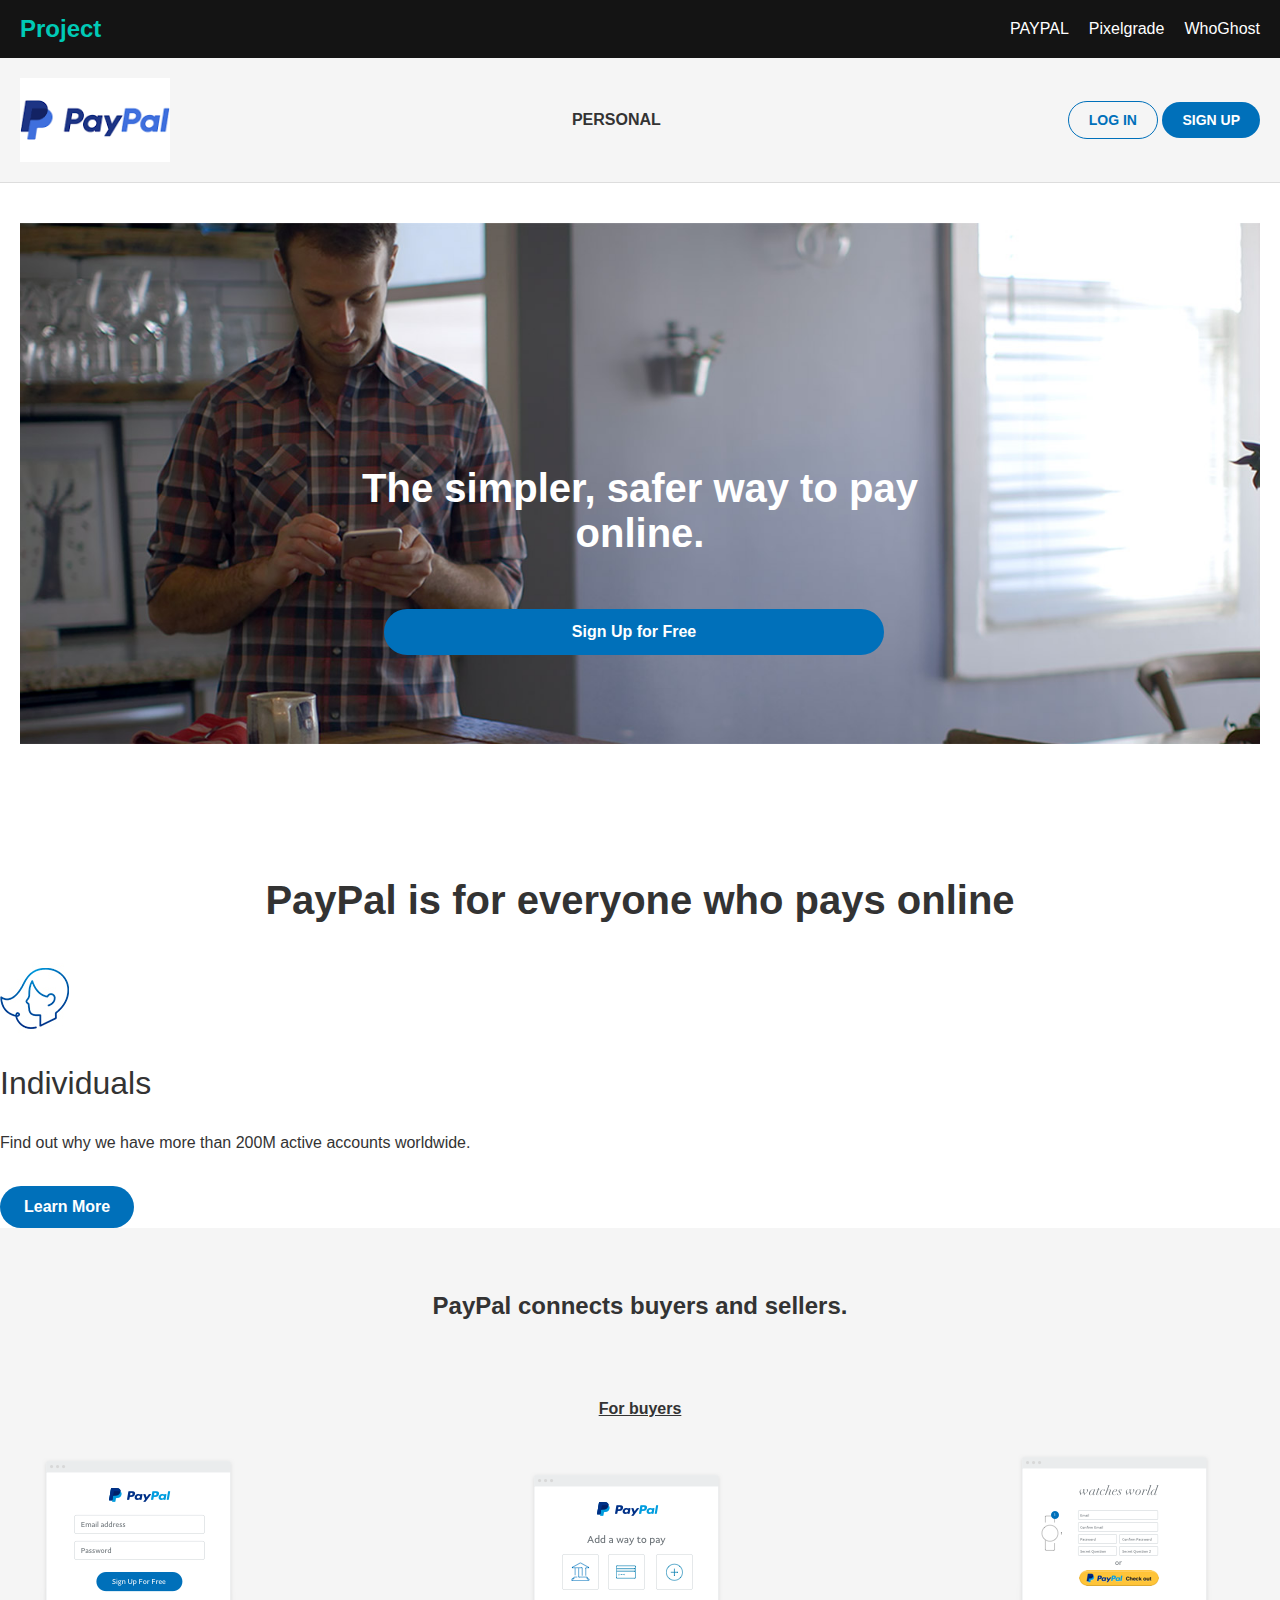
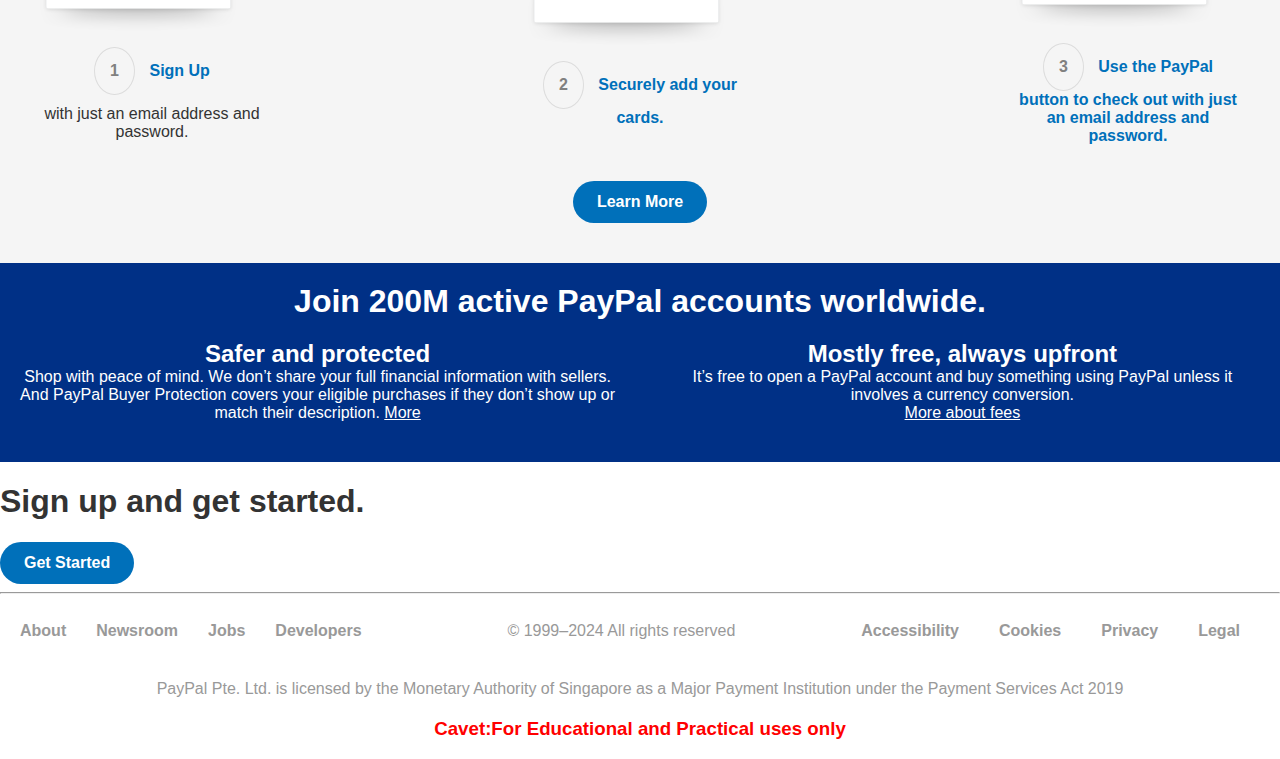
<file: index.html>
<!DOCTYPE html>
<html lang="en" xmlns="http://www.w3.org/1999/html">
        <head>
            <meta charset="UTF-8">
            <meta name="viewport" content="width=device-width, initial-scale=1.0">
            <title>PayPal.com</title>
            <link rel="stylesheet" href="index.css">
            <link rel="icon" href="paypal_logo 1.jpeg">
        </head>
        <body>
            <nav class="navbar">
                <div class="navbar-container">
                    <div class="logo">
                        <a href="#">Project</a>
                    </div>
                
                    <ul class="nav-menu">
                        <li><a href="index.html">PAYPAL</a></li>
                        <li><a href="pixelgrade.html">Pixelgrade</a></li>
                        <li><a href="whoghost.html">WhoGhost</a></li>
                    </ul>
                
                    <div class="nav-toggle" id="nav-toggle">
                        <span class="bar"></span>
                        <span class="bar"></span>
                        <span class="bar"></span>
                    </div>
                </div>
            </nav>
        
            <div class="nav-overlay" id="nav-overlay">
                <ul class="nav-overlay-menu">
                    <li><a href="index.html">Paypal</a></li>
                    <li><a href="pixelgrade.html">Pixelgrade</a></li>
                    <li><a href="whoghost.html">WhoGhost</a></li>
                </ul>
            </div>
            
            <div id="head_section">
                <div id="paypal_logo">
                    <img src="paypal_logo.png" alt="this could not be loaded">
                </div>

                <div id="drop_down">
                    <p id="personal">PERSONAL <i class="bi bi-chevron-compact-down"></i></p>
                </div>

                <div id="buttons">
                    <button id="button1">LOG IN</button>
                    <button id="button2">SIGN UP</button>
                </div>
            </div>

            <div id="man_image">
                <img src="man.jpg" alt="" width="1235">
                
                <div id="text">
                    <p id="writing">The simpler, safer way to pay online.</p>
                </div>
                
                <div id="btn-container">
                    <button id="sign_up_btn">
                            Sign Up for Free
                    </button>
                </div>
                
                <div id="more-text-container">
                    <p id="more-text">Own a buisness?
                        <span id="hii">Open a buisness account</span>
                    </p>
                </div>
            </div>

            <div id="even-more-text-container">
                <p id="even-more-text">PayPal is for everyone who pays online</p>
            </div>
            
            <div>
                <img src="woman.jpg " alt="sorrry this image was unable to load" id="woman"> 
            <div>    
                <p style="font-size: 2em; font-weight: lighter;" id="tab">
                                Individuals
                </p>

                        <p id="m">
                            Find out why we have more than 200M active accounts worldwide.
                        </p>
                    </div>
                </div> <br>
            <button id="learn-more">Learn More</button>

                <div id="lower-part">
                    <div id="connection-container">
                        <p id="connection">PayPal connects buyers and sellers.</p> <br> <br>
                    </div>
                    <div id="for-buyers-container">
                        <p id="for-buyers">
                            For buyers
                        </p>
                    </div>
                    <div id="images">
                        <div id="img_1">
                            <img src="picture.png" alt="Step 1">
                            <p>
                                <span class="circle">1</span>
                                <span class="step-text">Sign Up</span>
                                <span class="details">with just an email address and <br>password.</span>
                            </p>
                        </div>

                        <div><i class="bi bi-chevron-compact-right"></i></div>

                        <div id="img_2">
                            <img src="2nd picture.png" alt="Step 2">
                            <p>
                                <span class="circle">2</span>
                                <span class="step-text">Securely add your cards.</span>
                            </p>
                        </div>

                        <div><i class="bi bi-chevron-compact-right"></i></div>

                        <div id="img_3">
                            <img src="3rd picture.png" alt="Step 3">
                            <p>
                                <span class="circle">3</span>
                                <span class="step-text">Use the PayPal button to check out with just an email address and password.</span>
                            </p>
                        </div>
                    </div>


                    <button id="learn_more">Learn More</button>
                    </div>

                    <div id="third_part">
                        <div>
                            <h1 id="h1">Join 200M active PayPal accounts worldwide.</h1>
                        </div>
                        <div id="texter-con">
                            <div id="texter">
                             <h1>Safer and protected</h1> 
                             Shop with peace of mind. We don’t share your full financial information with sellers. And PayPal Buyer Protection covers your eligible purchases if they don’t show up or match their description.
                             <a href="#">More</a>
                         </div>
                        
                        <div id="texter_2">
                            <h1>Mostly free, always upfront</h1>
                                It’s free to open a PayPal account and buy something using PayPal unless it involves a currency conversion. <br>
                                <a href="#">More about fees</a>
                        </div>
                    </div> 
                    </div>

                    <h1 id="starting">Sign up and get started.</h1>
                    <div id="btn-container2">

                    <button id="sign_up_btn2">Get Started</button>
                </div>

               
                <hr id="rule">
                <div id="ul2">
                    <ul >
                        <li>About</li>
                        <li>Newsroom</li>
                        <li>Jobs</li>
                        <li>Developers</li>
                    </ul>
                    <span>
                        © 1999–2024 All rights reserved
                    </span>
                        <ul id="mee">
                            <li>Accessibility</li>
                            <li>Cookies</li>
                            <li>Privacy</li>
                            <li>Legal</li>
                        </ul>
                </div>
            <p id="p">PayPal Pte. Ltd. is licensed by the Monetary Authority of Singapore as a Major Payment Institution under the Payment Services Act 2019</p>
                <h3 id = "warn">Cavet:For Educational and Practical uses only</h3>
        <script>
            document.getElementById('nav-toggle').addEventListener('click', function() {
                const overlay = document.getElementById('nav-overlay');
                overlay.style.display = overlay.style.display === 'flex' ? 'none' : 'flex';
            });
        </script>
</body>
</html>
</file>
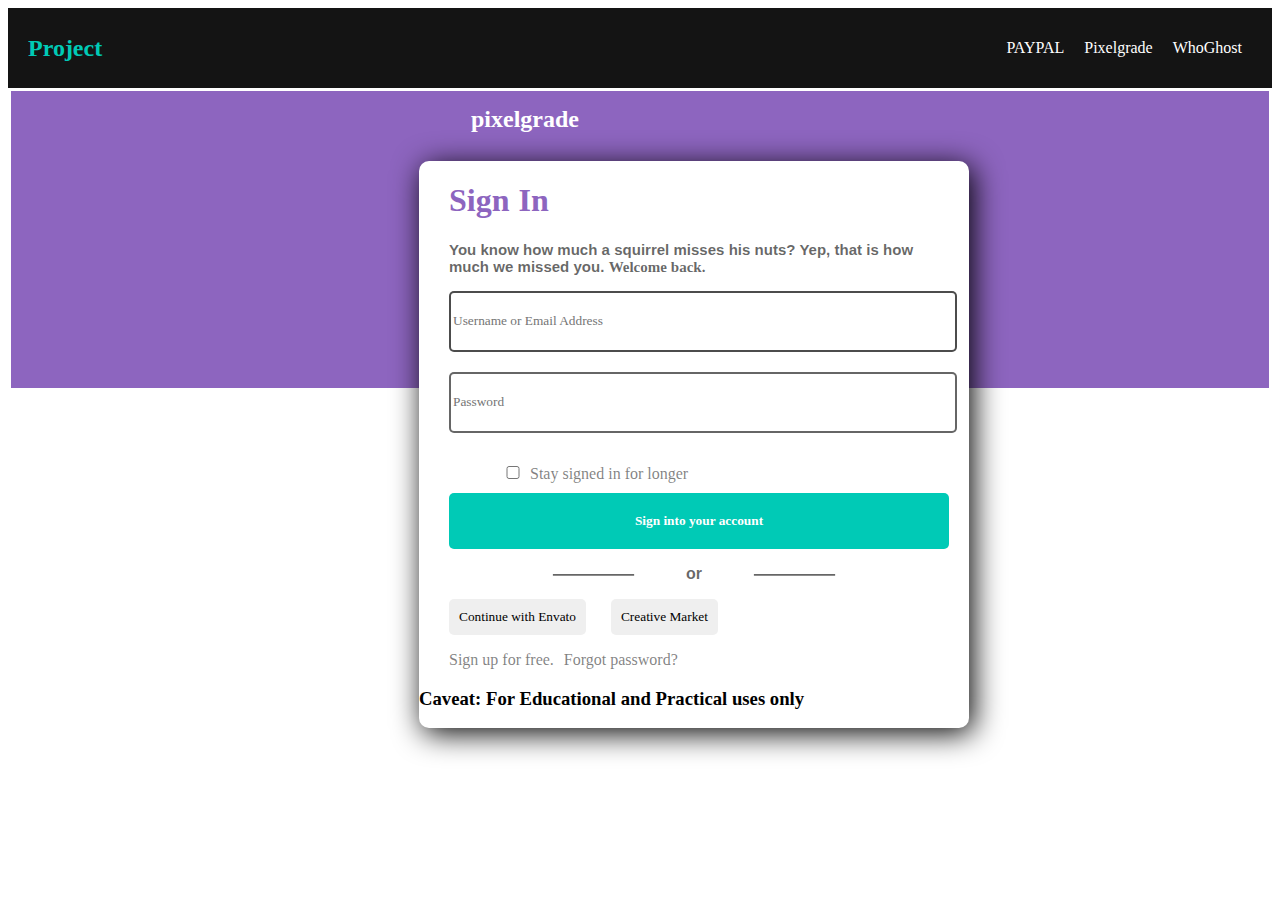
<file: pixelgrade.html>
<!DOCTYPE html>
<html lang="en">
<head>
    <meta charset="UTF-8">
    <meta name="viewport" content="width=device-width, initial-scale=1.0">
    <title>Pixel_Grade</title>
    <link rel="stylesheet" href="pixelgradec.css">
</head>
<body>
<header>
    <nav class="navbar">
        <div class="navbar-container">
            <div class="logo">
                <a href="#">Project</a>
            </div>
            <ul class="nav-menu">
                <li><a href="index.html">PAYPAL</a></li>
                <li><a href="pixelgrade.html">Pixelgrade</a></li>
                <li><a href="whoghost.html">WhoGhost</a></li>
            </ul>
            <div class="nav-toggle" id="nav-toggle">
                <span class="bar"></span>
                <span class="bar"></span>
                <span class="bar"></span>
            </div>
        </div>
    </nav>
    <div class="nav-overlay" id="nav-overlay">
        <ul class="nav-overlay-menu">
            <li><a href="index.html">Paypal</a></li>
            <li><a href="pixelgrade.html">Pixelgrade</a></li>
            <li><a href="whoghost.html">WhoGhost</a></li>
        </ul>
    </div>
</header>
<div id="purple_part">
    <div id="main">
        <h2 id="pixel">pixelgrade</h2>
        <div id="main2">
            <div id="halooo">
                <h1 id="sign_up">Sign In</h1>
                <p>You know how much a squirrel misses his nuts? Yep, that is how much we missed you. <span>Welcome back.</span></p>
            </div>
            <div id="inputs">
                <input type="text" id="username" placeholder="Username or Email Address">
                <input type="password" id="password" placeholder="Password">
            </div>
            <div id="box-container">
                <input type="checkbox" id="box">
                <label for="box">Stay signed in for longer</label>
            </div>
            <button id="sgn">Sign into your account</button>
            <div id="that_stuff">
                <p id="dash">-</p>
                <p id="no">or</p>
                <p id="dash">-</p>
            </div>
            <div id="more-button">
                <button>Continue with Envato</button>
                <button>Creative Market</button>
            </div>
            <ul id="ul">
                <li><a href="#">Sign up for free.</a></li>
                <li><a href="#">Forgot password?</a></li>
            </ul>
            <h3 id="warn">Caveat: For Educational and Practical uses only</h3>
        </div>
    </div>
</div>
<script>
    document.getElementById('nav-toggle').addEventListener('click', function() {
        const overlay = document.getElementById('nav-overlay');
        overlay.style.display = overlay.style.display === 'flex' ? 'none' : 'flex';
    });
</script>
</body>
</html>
</file>
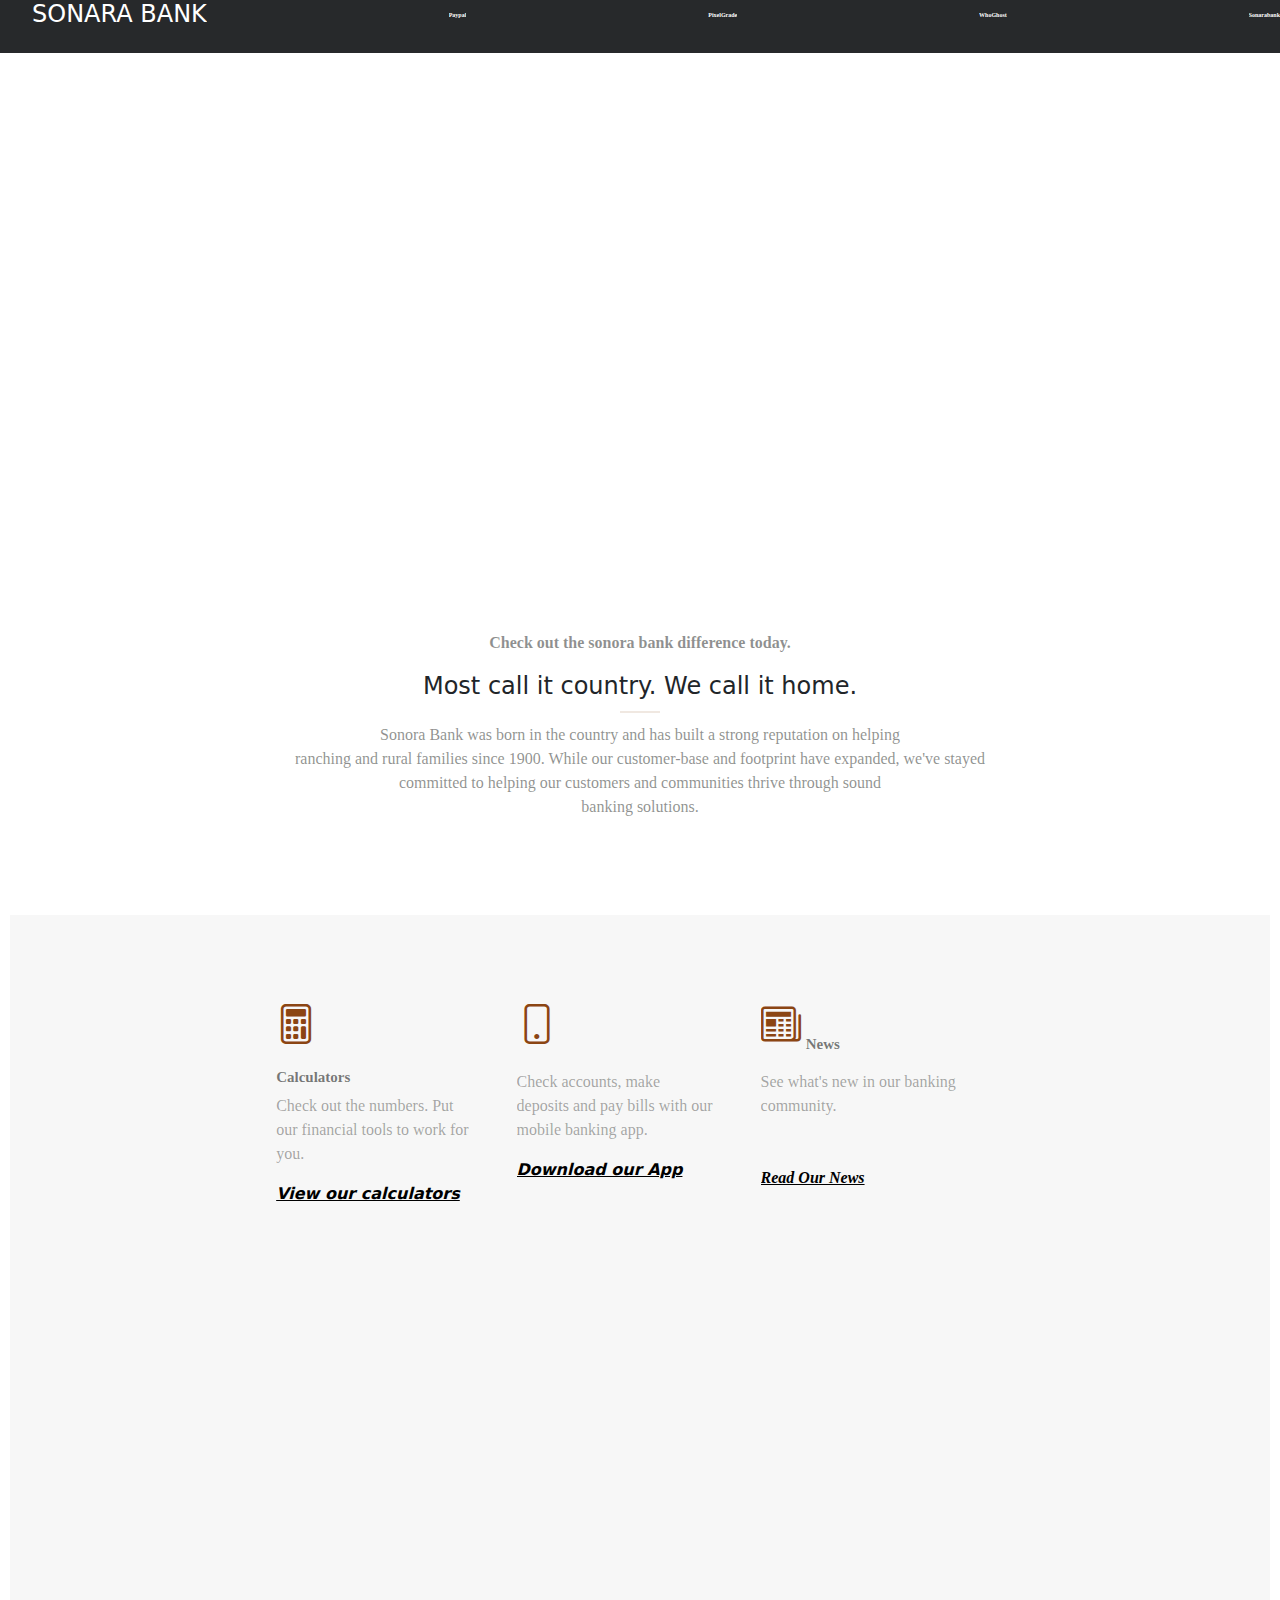
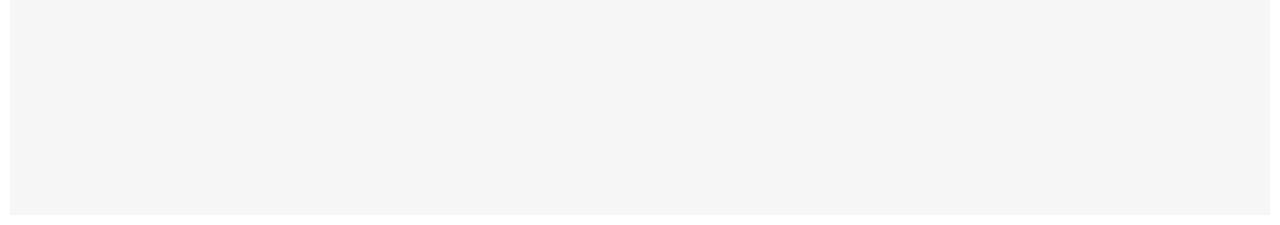
<file: sonarabank.html>
<!DOCTYPE html>
<html lang="en">
	<head>
		<meta charset="UTF-8">
		<meta name="viewport" content="width=device-width, initial-scale=1.0">
		<title>Sanora bank</title>
		<link rel="stylesheet" href="https://cdn.jsdelivr.net/npm/bootstrap-icons@1.11.3/font/bootstrap-icons.min.css">
		<link href="https://cdn.jsdelivr.net/npm/bootstrap@5.3.3/dist/css/bootstrap.min.css" rel="stylesheet" integrity="sha384-QWTKZyjpPEjISv5WaRU9OFeRpok6YctnYmDr5pNlyT2bRjXh0JMhjY6hW+ALEwIH" crossorigin="anonymous">
		<link rel="icon" href="sanora.png">
		<link rel="stylesheet" href="sanora.css">
	</head>
	<body>
		<div id="main1">

			<div id="nav-con">
				<ul id="nav">
					<h4>SONARA BANK</h4>
					<li><a href="index.html">Paypal</a></li>
					<li><a href="pixelgrade">PixelGrade</a></li>
					<li><a href="whoghost.html">WhoGhost</a></li>
					<li><a href="sonarabank.html">Sonarabank</a></li>
				</ul>
			</div>
			<div id="boss">
				<div id="main1_2">
					<div id="img-text">
						<h6 id="cyber">CYBERSECURITY</h6>
						<h1>Scam Alert</h1>
						<p>
							Sonora bank will NOT call,text or email you to ask you to verify your bank <br>
							information,request you transfer funds or ask you to click any links. Do not click <br>
							these links or reply to these messages.If at any time you are not sure about a <br>
							message you are not sure about a message you receive,please contact your local branch for assistance.
						</p>
						<i><a href="#">Your security is our top priority.Learn more here...</a></i>
					</div>
				</div>
				</div>
			<center>
				<div id="main2">
					<h6 id="myh6">Check out the sonora bank difference today.</h6>

					<h4 >Most call it country. We call it home.</h4>
					<hr id="bro">
					<p id="blah">
						Sonora Bank was born in the country and has built a strong reputation on helping <br>
						ranching and rural families since 1900. While our customer-base and footprint have
						expanded, we've stayed <br>
						committed to helping our customers and communities thrive through sound <br> banking solutions.
					</p>
				</div>
			</center>
				<div id="main3">
					<div id="icons">
						<div id="first_3" class="d-flex flex-md-row flex-column justify-content-around gap-md-5 gap-3">
							<div id="calculator">
								<i class="bi bi-calculator" id="calculator-icon"></i> <br>
								<b id="b">Calculators</b>
								<p id="why">Check out the numbers. Put <br>our financial tools to work for <br>you.</p>
								<i><a href="#">View our calculators</a></i>
							</div>

							<div>
								<i class="bi bi-phone" id="phone"></i> <br>
								<p id="why">
									Check accounts, make <br> deposits and pay bills with our <br> mobile banking app.
								</p>
								<i><a href="#">Download our App</a></i>
							</div>

							<div id="news">
								<i class="bi bi-newspaper" id="newspaper"></i>
								<b id="be">News</b>
								<p id="why">
									See what's new in our banking <br> community. <br> <br> <br>
									<i><a href="#">Read Our News</a></i>
								</p>
							</div>

							<div>

							</div>
						</div>
						<div id="second_3">
							<div id="check">
								
							</div>
						</div>
					</div>
				</div>

		</div>


		<script src="https://cdn.jsdelivr.net/npm/bootstrap@5.3.3/dist/js/bootstrap.bundle.min.js"></script>
	</body>
</html>
</file>
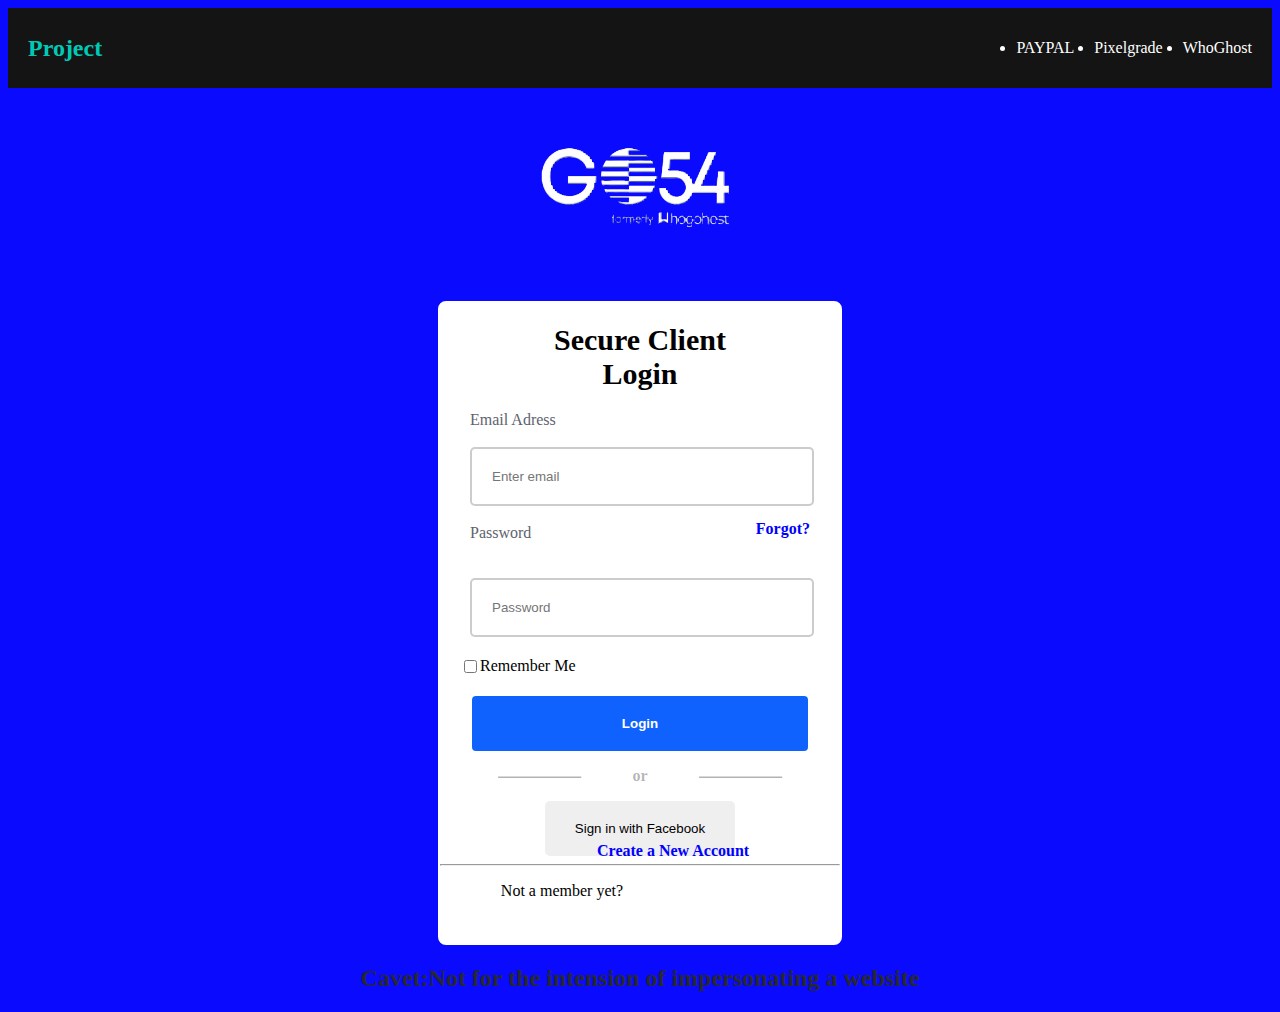
<file: whoghost.html>
<!DOCTYPE html>
<html lang="en">
<head>
	<meta charset="UTF-8">
	<meta name="viewport" content="width=device-width, initial-scale=1.0">
	<title>Document</title>
	<link rel="stylesheet" href="whoghost.css">
</head>
	<body>
		<header>
			<nav class="navbar">
				<div class="navbar-container">
					<div class="logo">
						<a href="#">Project</a>
					</div>
					<ul class="nav-menu">
						<li><a href="index.html">PAYPAL</a></li>
						<li><a href="pixelgrade.html">Pixelgrade</a></li>
						<li><a href="whoghost.html">WhoGhost</a></li>
					</ul>
					<div class="nav-overlay" id="nav-overlay">
					    <ul class="nav-overlay-menu">
					        <li><a href="index.html">Paypal</a></li>
					        <li><a href="pixelgrade.html">Pixelgrade</a></li>
					        <li><a href="whoghost.html">WhoGhost</a></li>
					    </ul>
					</div>
					<div class="nav-toggle" id="nav-toggle">
						<span class="bar"></span>
						<span class="bar"></span>
						<span class="bar"></span>
					</div>
				</div>
			</nav>
			<div class="nav-overlay" id="nav-overlay">
				<ul class="nav-overlay-menu">
					<li><a href="index.html">Paypal</a></li>
					<li><a href="pixelgrade.html">Pixelgrade</a></li>
				</ul>
			</div>
		</header>
		<center>
			<img src="login.png" alt="" width="200px">
			<div id="login">
				<h1 id="login-text">Secure Client <br> Login</h1>
				<div id="email_password">
					<label for="">Email Adress</label><br>
					<input type="text" placeholder="Enter email">  <br>
					<label for="">Password</label> <br>
					<span id="span">Forgot?</span>
					<input type="text" placeholder="Password">
				</div>
				<div id="moi">
					<input type="checkbox" id="check">
					<label for="check" id="check">Remember Me</label>
				</div>
				<button id="login_btn">Login</button>
				<div id="that_stuff">
					<p id="dash">-</p>
					<p id="no">or</p>
					<p id="dash">-</p>
				</div>
				<button id="facebook">Sign in with Facebook</button>
				<hr>
				<p id="hii">Not a member yet? <span id="member">Create a New Account</span></p>
			</div>
			<h2 style="color: #27292b">Cavet:Not for the intension of impersonating a website</h2>
		</center>
	</body>
</html>
</file>
<file: index.css>
/**{*/
/*    display: flex;*/
/*    flex-direction: column;*/
/*    justify-content: center;*/
/*}*/
body, ul, li {
    margin: 0;
    padding: 0;
    list-style: none;
}

body {
    font-family: Arial, sans-serif;
}

.navbar {
    background-color: #141414;
    color: white;
    padding: 15px 20px;
    position: relative;
}

.navbar-container {
    display: flex;
    align-items: center;
    justify-content: space-between;
}

.logo a {
    color: #00CAB6;
    text-decoration: none;
    font-size: 24px;
    font-weight: bold;
}

.nav-menu {
    display: flex;
    gap: 20px;
}

.nav-menu a {
    color: white;
    text-decoration: none;
    font-size: 16px;
    transition: color 0.3s ease;
}

.nav-menu a:hover {
    color: #00CAB6;
}

.nav-toggle {
    display: none;
    flex-direction: column;
    cursor: pointer;
}

.nav-toggle .bar {
    width: 25px;
    height: 3px;
    background-color: white;
    margin: 3px 0;
    transition: all 0.3s ease;
}

.nav-overlay {
    display: none;
    position: fixed;
    top: 0;
    right: 0;
    width: 100%;
    height: 100%;
    background-color: rgba(0, 0, 0, 0.9);
    color: white;
    overflow: hidden;
    z-index: 1000;
    padding-top: 60px;
}

.nav-overlay-menu {
    display: flex;
    flex-direction: column;
    align-items: center;
}

.nav-overlay-menu a {
    color: white;
    text-decoration: none;
    font-size: 24px;
    margin: 15px 0;
    transition: color 0.3s ease;
}

.nav-overlay-menu a:hover {
    color: #00CAB6;
}

@media (max-width: 768px) {
    .nav-menu {
        display: none;
    }

    .nav-toggle {
        display: flex;
    }
}

#images {
    display: flex;
    flex-direction: row;
    align-items: center;
    justify-content: center;
    gap: 20px;
    padding: 20px;
    background-color: #f5f5f5;
}

#images img {
    max-width: 100%;
    height: auto;
}

.circle {
    display: inline-block;
    border: 1px solid rgba(0, 0, 0, 0.1);
    border-radius: 50%;
    padding: 15px;
    margin-right: 10px;
    font-weight: bold;
    color: gray;
    text-align: center;
    line-height: 1;
}

.step-text {
    font-weight: bold;
    color: #0070ba;
}

.details {
    display: block;
    margin-top: 10px;
}

#images > div:nth-child(2),
#images > div:nth-child(4) {
    display: flex;
    align-items: center;
}

#images i {
    font-size: 50px;
    color: rgba(0, 0, 0, 0.2);
}

@media (max-width: 500px) {
    #images {
        flex-direction: column;
        gap: 20px;
        padding: 10px;
    }

    #images > div:nth-child(2),
    #images > div:nth-child(4) {
        display: none;
    }

    .circle {
        padding: 10px;
    }

    .details {
        margin-top: 5px;
    }


}


body {
    font-family: Arial, sans-serif;
    margin: 0;
    padding: 0;
    color: #333;
}

a {
    text-decoration: none;
    color: inherit;
}

img {
    max-width: 100%;
    height: auto;
    display: block;
}

#head_section {
    display: flex;
    flex-direction: row;
    align-items: center;
    justify-content: space-between;
    padding: 20px;
    background-color: #f5f5f5;
    border-bottom: 1px solid #ddd;
}

#paypal_logo img {
    max-width: 150px;
    height: auto;
}

#drop_down {
    font-weight: bold;
    font-family: Verdana, sans-serif;
}

#personal i {
    margin-left: 5px;
    font-size: 1rem;
}

#button1, #button2 {
    border-radius: 25px;
    padding: 10px 20px;
    font-weight: bold;
    font-size: 0.875rem;
    transition: background-color 0.3s, color 0.3s;
}

#button1 {
    border: 1px solid #0070ba;
    color: #0070ba;
    background-color: transparent;
}

#button2 {
    background-color: #0070ba;
    color: #fff;
    border: none;
}

#button1:hover {
    background-color: #0070ba;
    color: #fff;
}

#button2:hover {
    background-color: #005999;
}

#man_image {
    position: relative;
    padding: 40px 20px;
    text-align: center;
    color: #fff;
}

#man_image img {
    width: 100%;
}

#text {
    position: absolute;
    top: 50%;
    left: 50%;
    transform: translate(-50%, -50%);
}

#writing {
    font-size: 2.5rem;
    font-weight: bold;
    margin: 0;
}

#btn-container {
    top:100px;
}

#sign_up_btn {
    background-color: #0070ba;
    color: #fff;
    border: 2px solid #0070ba;
    padding: 12px 24px;
    border-radius: 25px;
    font-weight: bold;
    font-size: 1rem;
    transition: background-color 0.3s, color 0.3s, border 0.3s;
    position: absolute;
    top: 65%;
    left: 30%;
    width: 500px;
}

#sign_up_btn:hover {
    background-color: #0070ba;
    color: #fff;
}

#more-text-container {
    margin-top: 20px;
}

#more-text {
    font-size: 1rem;
    color: #fff;
}

#hii {
    font-weight: bold;
    cursor: pointer;
}

#even-more-text-container {
    margin-top: 40px;
    text-align: center;
}

#even-more-text {
    font-size: 2.5rem;
    font-weight: bold;
}

#lower-part {
    background-color: #f5f5f5;
    padding: 40px 20px;
    text-align: center;
}

#connection {
    font-size: 1.5rem;
    font-weight: bold;
}

#for-buyers {
    margin-top: 20px;
    text-decoration: underline;
    font-weight: bold;
}

#images {
    display: flex;
    flex-direction: row;
    gap: 20px;
}

#images div {
    width: 90%;
    max-width: 400px;
}

#learn-more, #learn_more, #sign_up_btn2 {
    background-color: #0070ba;
    color: #fff;
    border: none;
    border-radius: 25px;
    padding: 12px 24px;
    font-weight: bold;
    font-size: 1rem;
    transition: background-color 0.3s, color 0.3s;
}

#learn-more:hover, #learn_more:hover, #sign_up_btn2:hover {
    background-color: #005999;
}

#third_part {
    background-color: #003086;
    color: #fff;
    padding: 60px 20px;
    text-align: center;
}

#h1 {
    font-size: 2rem;
    font-weight: bold;
    margin: 0;
    margin-bottom: 20px;
}

#texter-con {
    display: flex;
    flex-direction: row;
    gap: 20px;
}

#texter, #texter_2 {
    width: 90%;
}

#texter > h1, #texter_2 > h1 {
    font-size: 1.5rem;
    font-weight: bold;
    margin: 0;
}

#texter a, #texter_2 a {
    color: #fff;
    text-decoration: underline;
}

#texter a:hover, #texter_2 a:hover {
    color: #b3d9ff;
}

#why {
    padding: 20px;
    background-color: #f5f5f5;
    text-align: center;
}

#ul1, #ul2, #mee {
    display: flex;
    justify-content: center;
    gap: 20px;
    list-style: none;
    padding: 0;
    margin: 0;
}

#ul1 li, #ul2 li {
    font-weight: bold;
}

#ul2 {
    color: #999;
}

#p {
    color: #999;
    margin: 20px auto;
    text-align: center;
}

#warn {
    color: red;
    font-weight: bold;
    text-align: center;
    margin-top: 20px;
}

@media (max-width: 767px) {
    #head_section {
        flex-direction: column;
        gap: 10px;
        padding: 15px;
    }
    
    #paypal_logo img {
        max-width: 120px;
    }
    
    #drop_down {
        text-align: center;
    }
    
    #button1, #button2 {
        width: 100%;
        margin: 5px 0;
    }
    
    #man_image {
        padding: 20px 10px;
    }
    
    #text {
        position: static;
        padding: 10px;
        margin-bottom: 20px;
    }
    
    #writing {
        font-size: 1.5rem;
    }
    
    #btn-container {
        position:relative;
    }
    
    #sign_up_btn {
        width: 90%;
        margin: 0 auto;
    }
    
    #more-text-container {
        margin-top: 20px;
    }
    
    #more-text {
        font-size: 1rem;
    }
    
    #hii {
        margin-top: 10px;
    }
    
    #lower-part {
        padding: 20px;
    }
    
    #images {
        flex-direction: column;
        gap: 20px;
    }
    
    #learn-more, #learn_more, #sign_up_btn2 {
        width: 90%;
        margin: 10px auto;
    }
    
    #third_part {
        padding: 40px 20px;
    }
    
    #h1 {
        font-size: 1.5rem;
        margin-bottom: 20px;
    }
    
    #texter, #texter_2 {
        width: 100%;
        text-align: center;
    }
    
    #texter_2 {
        margin-left: 0;
    }
}


@media (max-width: 600px) {
    #texter-con {
        flex-direction: column;
    }

    #texter, #texter_2 {
        width: 100%;
        margin-bottom: 20px;
    }

    #texter:last-child {
        margin-bottom: 0;
    }
    #writing{
        position:absolute;
        top:10%;
    }
    #btn-container{
        position:relative;
        top:10%;
        left: -25%;
    }
}


ul{
    list-style: none;
    display: flex;
    gap: 10px;
}


#third_part {
    padding: 20px;
    box-sizing: border-box;
}

#texter-con {
    display: flex;
    justify-content: space-between;
    margin-bottom: 20px;
}

#texter, #texter_2 {
    width: 48%;
}

#signup-btn-container {
    text-align: center;
    margin-top: 20px;
}

#signup-btn {
    padding: 10px 20px;
    font-size: 16px;
    background-color: #0070ba; 
    color: white;
    border: none;
    border-radius: 5px;
    cursor: pointer;
    text-transform: uppercase; 
}

#signup-btn:hover {
    background-color: #005a9c;
}

@media (max-width: 768px) {
    #texter-con {
        flex-direction: column;
    }

    #texter, #texter_2 {
        width: 100%; 
        margin-bottom: 20px;
    }

    #texter:last-child {
        margin-bottom: 0;
    }
}

#ul2 {
    display: flex;
    align-items: center; 
    justify-content: space-between; 
    padding: 20px;
   
}

#ul2 ul {
    list-style-type: none;
    padding: 0;
    margin: 0;
    display: flex;
}

#ul2 ul li {
    margin-right: 20px;
}

#ul2 span {
    margin: 0 ,20px;
}

#ul2 #mee {
    list-style-type: none;\
    padding: 0; /* Remove padding */
    margin: 0; /* Remove margin */
}

#ul2 #mee li {
    margin-right: 20px; /* Space between list items */
}

#p {
    text-align: center; /* Center-align the paragraph */
    margin-top: 20px; /* Space above the paragraph */
}

#warn {
    text-align: center; /* Center-align the warning */
    margin-top: 10px; /* Space above the warning */
    font-weight: bold; /* Bold text for emphasis */
}

/* Responsive styles */
@media (max-width: 768px) {
    #ul2 {
        flex-direction: column; /* Stack items vertically on smaller screens */
        align-items: center; /* Center items horizontally */
    }

    #ul2 ul {
        margin-bottom: 10px; /* Space between lists */
    }

    #ul2 span {
        margin: 10px 0; /* Space between spans */
    }

    #ul2 ul li {
        margin-right: 10px; /* Adjust space between list items */
    }

}

#only{

}
</file>
<file: pixelgradec.css>
.navbar {
	background-color: #141414;
	color: white;
	padding: 15px 20px;
	position: relative;
}

.navbar-container {
	display: flex;
	align-items: center;
	justify-content: space-between;
}

.logo a {
	color: #00CAB6;
	text-decoration: none;
	font-size: 24px;
	font-weight: bold;
}

.nav-menu {
	display: flex;
	gap: 20px;
}

.nav-menu a {
	color: white;
	text-decoration: none;
	font-size: 16px;
	transition: color 0.3s ease;
}

.nav-menu a:hover {
	color: #00CAB6;
}

/* Toggle button for mobile menu */
.nav-toggle {
	display: none;
	flex-direction: column;
	cursor: pointer;
}

.nav-toggle .bar {
	width: 25px;
	height: 3px;
	background-color: white;
	margin: 3px 0;
	transition: all 0.3s ease;
}

/* Overlay menu styles */
.nav-overlay {
	display: none;
	position: fixed;
	top: 0;
	right: 0;
	width: 100%;
	height: 100%;
	background-color: rgba(0, 0, 0, 0.9);
	color: white;
	overflow: hidden;
	z-index: 1000;
	padding-top: 60px;
}

.nav-overlay-menu {
	display: flex;
	flex-direction: column;
	align-items: center;
}

.nav-overlay-menu a {
	color: white;
	text-decoration: none;
	font-size: 24px;
	margin: 15px 0;
	transition: color 0.3s ease;
}

.nav-overlay-menu a:hover {
	color: #00CAB6;
}
#purple_part{
	background: rgb(141, 101, 191);
	height: 300px;
}

#pixel{
	font-family: verdana;
	color: white;
	font-weight: bold;
	position: relative;
	top: -5px;
	left: 160px;
}
#main{
	display: flex;
	flex-direction: row;
	justify-content: center;
	border: 3px solid white;


}
#main2{
	box-shadow: 4px 5px 30px black;
    border-radius:10px ;
    background: white;
    width: 	550px;
    position: relative;
    top: 70px;
    height: fit-content;
}

#sign_up{
	font-family: verdana;
	color: rgb(141, 101, 191);
	position: relative;
	word-spacing: 1px;
	/*top: 10px;
	left: 20px;
	font-size: 40px;*/
}

#halooo{
	position: relative;
	left: 30px;
}

#halooo > p{
		font-size: 15px;
		width: 490px;
}

*{
	font-family: verdana;
}

p{
	word-spacing: 0.1px;
	color: rgb(0, 0, 0, 0.6);
	font-weight: bold;
	font-family: arial;
}

#inputs{
	display: flex;
	flex-direction: column;
	gap: 20px;

}

#username, #password{
	position: relative;
	left: 30px;
	width: 500px;
	height: 55px;
	border: 2px solid rgb(0, 0, 0, 0.6);
	border-radius: 5px;
	color: rgb(0, 0, 0, 0.4);
}

#username, #password:hover{
	border-color: rgb(0, 0, 0, 0.7);
	transition: border-color 0.5s ease;
}

#box{
	width: 20px;
}

#username:hover{
	border: 2px solid rgb(141, 101, 191);
	box-shadow: 4px 4px 20px rgb(141, 101, 191);
}

#password:hover{
	border: 2px solid rgb(141, 101, 191);
	box-shadow: 4px 4px 20px rgb(141, 101, 191)
}

#box,label{
	position: relative;
	left: 30px;
	top: 30px;
	color: rgb(0, 0, 0, 0.5);
}

#box-container{
	position: relative;
	top: -20px;
	left: 30px;
	margin: 20px;
}

#sgn{
	background: #00CAB6;
	border: none;
	position: relative;
	left: 30px;
	padding: 20px;
	color: white;
	font-weight: bold;
	width: 500px;
	border-radius: 5px;
}
#hr1{
	width: 200px;
	position: relative;
	left: -140px;
	top: 20px;
}

#hr2{
	width: 200px;
	position: relative;
	left: 140px;
	top: -20px;
}

#oe{
	position: relative;
	left: 260px;
}

#or{
	color: rgb(0, 0, 0, 0.3);
}

#more-button > button{
	border: none;
	padding: 10px;
	gap: 20px;
	position: relative;
	left: 30px;
	border-radius: 5px;
}

#more-button{
	display: flex;
	gap: 25px;

}

ul{
	display: flex;
	flex-direction: row;
	gap: 10px;
	list-style-type: none;
	position: relative;
	right: 10px;
}

ul>li>a{
	text-decoration: none;
	color: rgb(0, 0, 0, 0.5);

}

button:hover{
	position: relative;
	bottom: 10px;
	box-shadow: 1px 5px 10px black;
	transition: background 0.3s ease;
}

@media (max-width: 768px) {
	#box, #box > span{
		display: none;
	}
	#pixel {
		font-size: 24px; 
		left: 20px; 
	}

	#main {
		flex-direction: column;
		border: none;
	}

	#main2 {
		width: 100%;
		height: auto; /* Allow height to adjust */
		top: 0; /* Reset top position */
		box-shadow: none; 
	}

	#sign_up {
		font-size: 24px; /* Adjust font size */
		text-align: center; /* Center align text */
		left: 0; /* Reset position */
	}

	#halooo {
		left: 0; /* Reset position */
		padding: 0 20px; /* Add padding */
	}

	#halooo > p {
		font-size: 14px; /* Adjust font size */
		width: auto; /* Allow width to adjust */
	}

	#inputs {
		gap: 10px; /* Reduce gap */
	}

	#username, #password {
		width: calc(100% - 60px); /* Full width minus padding */
		height: 45px; /* Adjust height */
		left: 10; /* Reset position */
	}

	#box, label {
		left: 0; /* Reset position */
		top: 20px; /* Adjust position */
	}

	#sgn {
		width: 400px; 
		padding: 15px; 
		font-size: 16px;
		position: relative;
		top: 0px;

	}

	#more-button {
		flex-direction: row; /* Stack buttons vertically */
		gap: 90px; /* Reduce gap */
	}

	#more-button > button {
		width: 90/* Full width */
		padding: 10px; /* Adjust padding */
	}

	ul {
		flex-direction: column;
		align-items: center;
		right: 0; 
	}

	ul > li > a {
		font-size: 14px; 
	}
	#oe{
		position: relative;
		right: 10;
	}
}

#that_stuff{
	display: flex;
	justify-content: center;
	font-family: verdana;
	font-weight: bold;
	color: rgb(0, 0, 0, 0.3);
}

#dash{
	transform: scale(20, 1);
	margin-right: 90px;
	margin-left: 90px;
}
</file>
<file: sanora.css>
#main1_2{
	height: 100vh;
	width: 100vw;
	background-image: url('scam.png') no-repeat center center fixed;
	animation: mymove 5s;
	animation-delay: 0s;
	animation-iteration-count: infinite;
	animation-timing-function: ease-in-out;
	background-position: center;
	background-repeat: no-repeat;
	background-size: cover;
	max-width: 100%;

}

@keyframes mymove {
	from {
		background-image: url("scam.png");
	}
	to {
		background-image: url('man.png');
	}
}
@media (max-width: 700px) {
	#img{
		width: 300px;
	}
	#main3{
		display: flex;
		flex-direction: column;
		width: 100vw;
		align-items: center;
		text-align: center;
	}
}
*{
	margin: 0;
	padding: 0;
	box-sizing: border-box;
}
#nav-con{
	background: #27292BFF;
	color: white;
}

#nav{
	list-style-type: none;
	display: flex;
	flex-direction: row;
	justify-content: space-between;
}

#nav>li>a{
	color: white;
	font-family: Bookman Old Style;
	font-weight: bold;
	text-decoration: none;
	font-size: 6px;
}

#main1{
}


#cyber{
	font-size: 10px;
}

#img-text {
	margin-left: 60px;

	/*color: black;*/
	display: flex;
	flex-direction: column;
	gap: 20px;
	position: relative;
	top: 90px;  
	line-height: 20px;
}

#img-text>i>a{
	color: white;
	font-weight: bold;
}
#main1_2{

	/*width: fit-content;*/
	background-size: 1500px;
	color: white;
	height: 500px;
	background-repeat: no-repeat;
	padding: 20px;
}

#bro{
	margin: 10px;
	width:40px;
	border: 1px solid rgba(139,69,19, 0.5);
}

#myh6{
	margin-top: 20px;
	margin-bottom: 20px;
	color: rgba(30,31,34,0.51);
	font-weight: bold;
	font-family: Verdana;
}

#blah{
	font-family: Bahnschrift;
	color: rgba(30,31,34,0.51);

}

#main2{
	padding-bottom: 70px;
	padding-top: 60px;
}

#main3{
	justify-content: space-around;
	background: rgba(0,0,0,0.03);
	height: 900px;
	margin: 10px;
	display: flex;
}

#calculator{
}
*{
	overflow-x:hidden ;
}
a{
	font-weight: 600;
	color: black;
}

#b{
	position: relative;
	top: 10px;
	font-size: 15px;
	color: rgba(30,31,34,0.6);
	font-family: Verdana;
}

#be{
	position: relative;
	top: 10px;
	font-size: 15px;
	color: rgba(30,31,34,0.6);
	font-family: Verdana;
}

#calculator-icon{
	color: saddlebrown;
	font-size: 40px;
}

#icons{

}

#first_3{
	margin-top:80px ;
	display: flex;
	flex-direction: row;
	justify-content: space-around;
	gap: 170px;
}

#why{
	font-family: Verdana;
	margin-top: 15px;
	color: rgba(30,31,34,0.4);
	font-weight: lighter;
}

#phone{
	color:saddlebrown;
	font-size: 40px;
}

#newspaper{
	color: saddlebrown;
	font-size: 40px;
}
</file>
<file: whoghost.css>
.navbar {
	background-color: #141414;
	color: white;
	padding: 15px 20px;
	position: relative;
}

.navbar-container {
	display: flex;
	align-items: center;
	justify-content: space-between;
}

.logo a {
	color: #00CAB6;
	text-decoration: none;
	font-size: 24px;
	font-weight: bold;
}

.nav-menu {
	display: flex;
	gap: 20px;
}

.nav-menu a {
	color: white;
	text-decoration: none;
	font-size: 16px;
	transition: color 0.3s ease;
}

.nav-menu a:hover {
	color: #00CAB6;
}

/* Toggle button for mobile menu */
.nav-toggle {
	display: none;
	flex-direction: column;
	cursor: pointer;
}

.nav-toggle .bar {
	width: 25px;
	height: 3px;
	background-color: white;
	margin: 3px 0;
	transition: all 0.3s ease;
}

/* Overlay menu styles */
.nav-overlay {
	display: none;
	position: fixed;
	top: 0;
	right: 0;
	width: 100%;
	height: 100%;
	background-color: rgba(0, 0, 0, 0.9);
	color: white;
	overflow: hidden;
	z-index: 1000;
	padding-top: 60px;
}

.nav-overlay-menu {
	display: flex;
	flex-direction: column;
	align-items: center;
}

.nav-overlay-menu a {
	color: white;
	text-decoration: none;
	font-size: 24px;
	margin: 15px 0;
	transition: color 0.3s ease;
}

.nav-overlay-menu a:hover {
	color: #00CAB6;
}


body {
	background: rgb(10, 10, 255, 1.0);
}

#login{
	border: 2px solid white;
	background: white;
	border-radius:8px;
	width: 400px;
	margin-top:10px ;
/*	padding: 30px;*/
	height: 640px;
}

#login-text{
	text-align: center;
	color: black;
	background: white;
	font-family: verdana;
	font-size: 30px;
}

@media (max-width: 50px) {
	#dash{
		width: 20px;
	}
}

img{
	margin: 60px;
}

#email_password{
	display: flex;
	flex-direction: column;
}

#email_password>input{
	width: 300px;
	padding: 20px;
	border: 2px solid rgb(0, 0, 0, 0.2);
	border-radius: 5px;
	margin-left: 30px;
}

#email_password > label{
	text-align: left;
	margin-left: 30px;
	color: #5E636E;
	font-size: 16px;
	font-weight: 500;
}

span{
	margin: 0;
	position: relative;
	color: blue;
	font-weight: bold;
	font-family: verdana;
	bottom: 40px;
	right: 30px;
	text-align: right;
}

#check{
	text-align: left;
}

#moi{
	display: flex;
	margin: 20px;
}

#login_btn{
	border: none;
	background: #1062FE;
	padding:20px 150px;
	border-radius: 4px;
	color: white;
	font-weight: bold;
}

#that_stuff{
	display: flex;
	justify-content: center;
	font-family: verdana;
	font-weight: bold;
	color: rgb(0, 0, 0, 0.3);
}

#dash{
	transform: scale(20, 1);
	margin-right: 90px;
	margin-left: 90px;
}

#facebook{
	border: none;
	padding: 20px 30px 20px 30px;
	border-radius: 5px;
	color: ;
}
</file>
